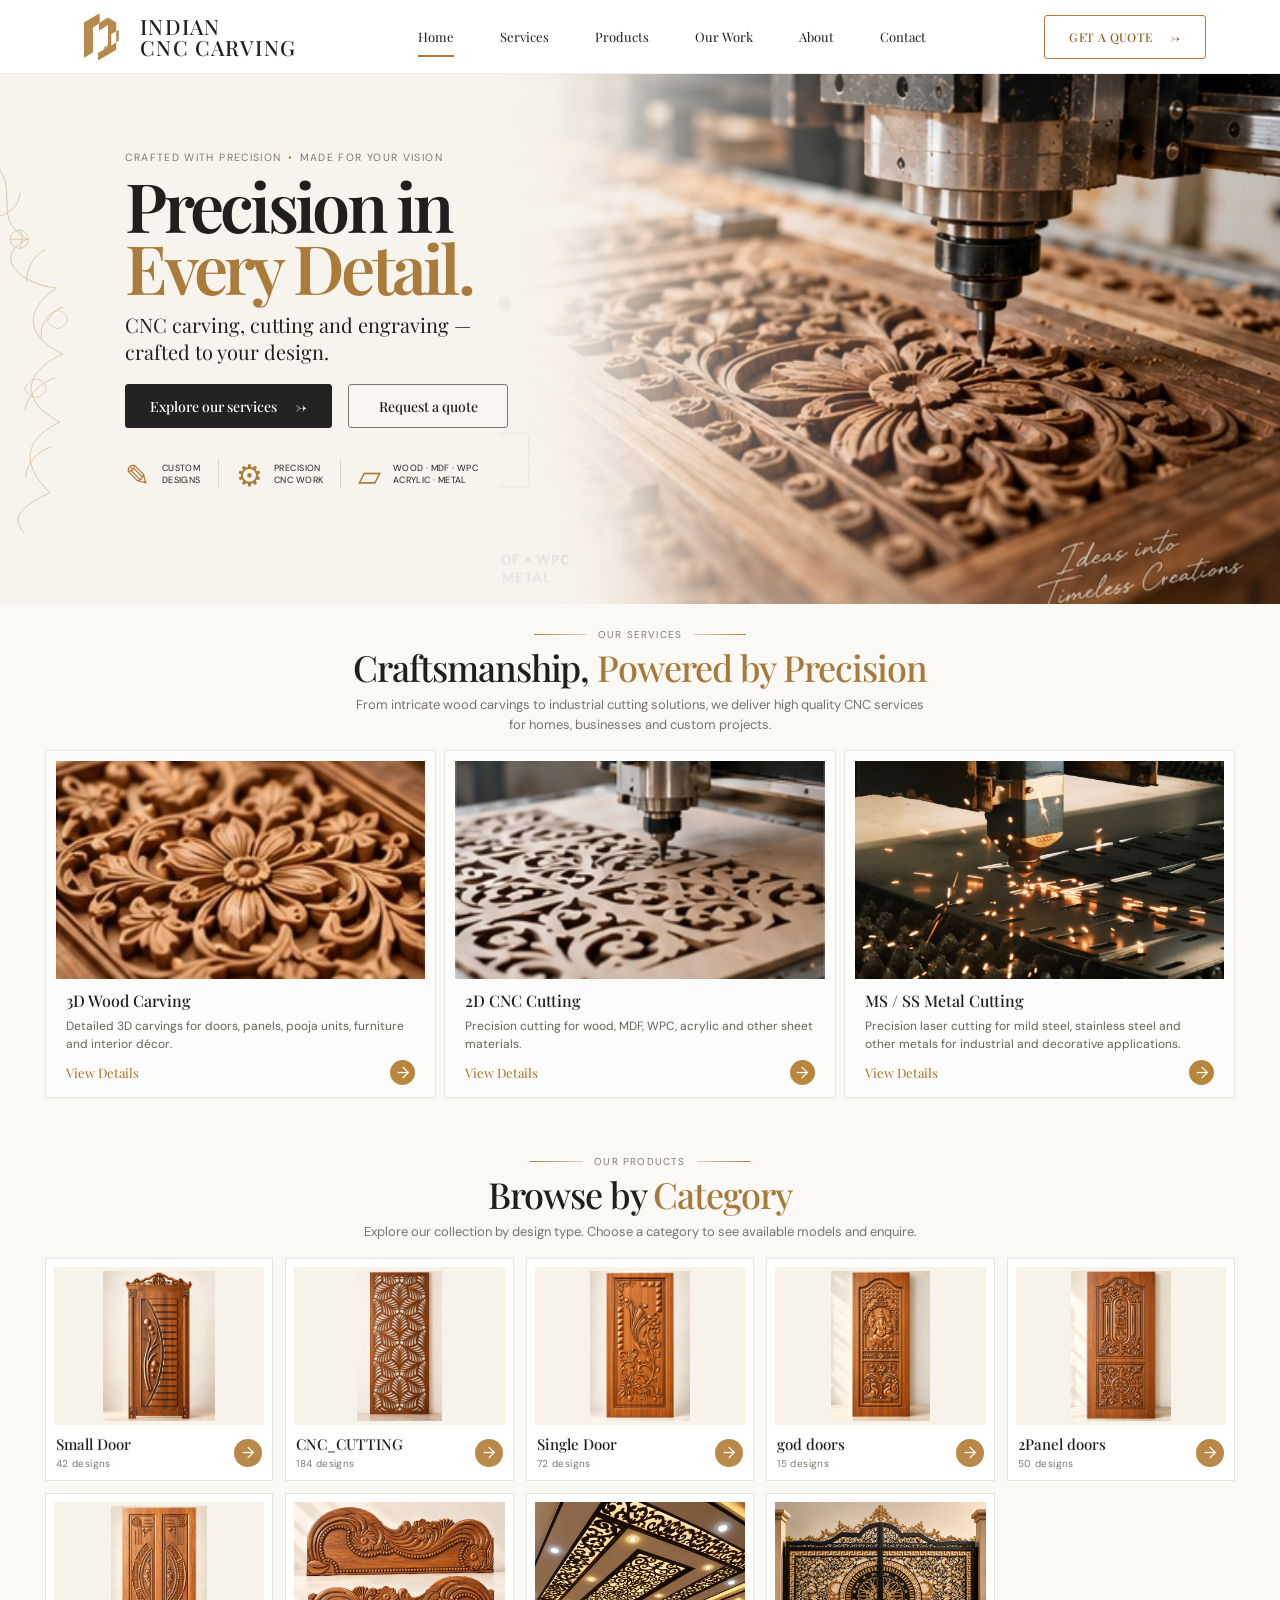
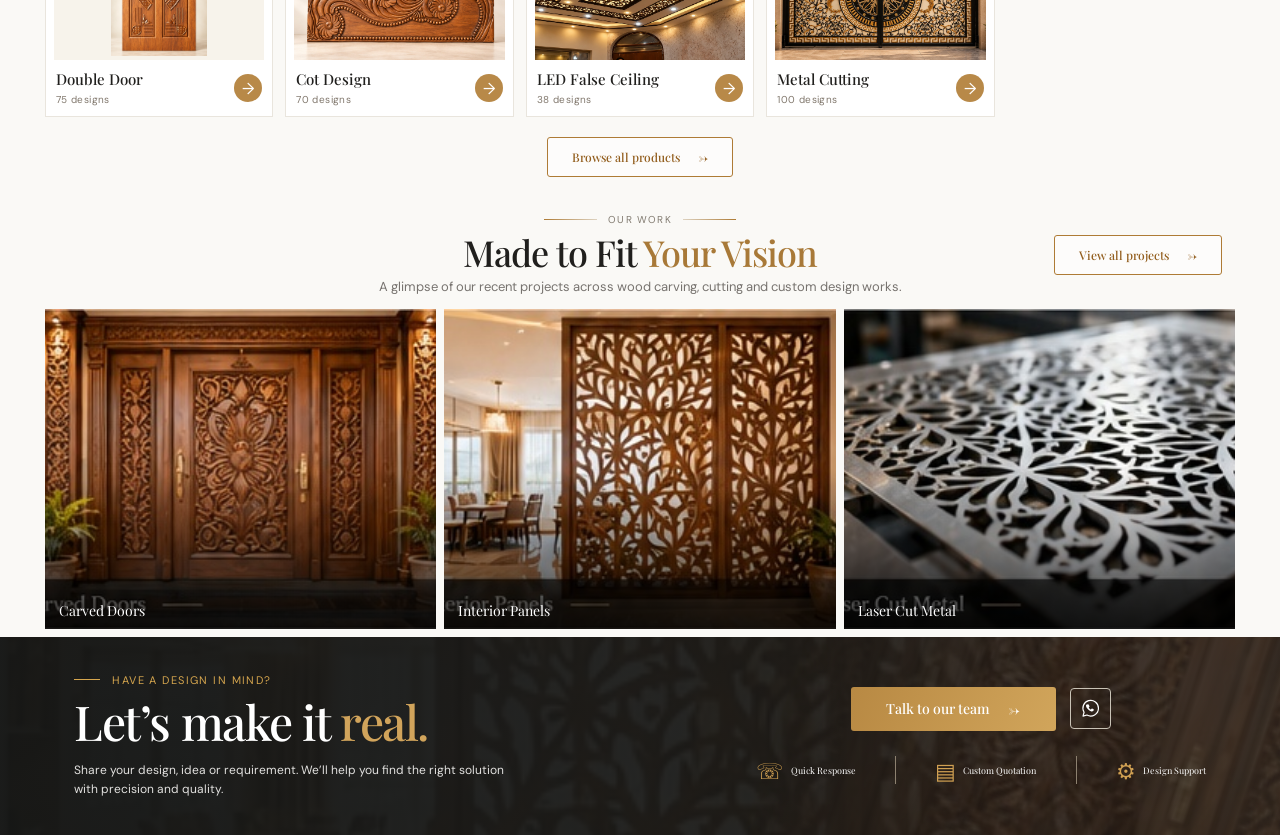
<file: index.html>
<!doctype html>
<html lang="en">
  <head>
    <meta charset="UTF-8" />
    <meta name="viewport" content="width=device-width, initial-scale=1.0" />
    <meta name="theme-color" content="#f8f6f1" />
    <meta name="description" content="Precision CNC carving, cutting and engraving crafted to your design." />
    <title>Indian CNC Carving — Precision in Every Detail</title>
    <link rel="preconnect" href="https://fonts.googleapis.com" />
    <link rel="preconnect" href="https://fonts.gstatic.com" crossorigin />
    <link href="https://fonts.googleapis.com/css2?family=DM+Sans:wght@400;500;600;700&family=Playfair+Display:wght@400;500;600;700&display=swap" rel="stylesheet" />
    <link rel="stylesheet" href="./css/base.css" />
    <link rel="stylesheet" href="./css/components.css" />
    <link rel="stylesheet" href="./css/layout.css" />
    <link rel="stylesheet" href="./css/interactions.css" />
    <link rel="stylesheet" href="./css/catalog.css?v=mobile-category-layout" />
    <link rel="stylesheet" href="./css/services-layout.css" />
  </head>
  <body>
    <a class="skip-link" href="#main">Skip to content</a>
    <header class="site-header" id="top">
      <div class="header-inner">
        <a class="brand" href="#top" aria-label="Indian CNC Carving home">
          <svg class="brand-mark" viewBox="0 0 64 64" aria-hidden="true"><path d="M12 15 31 4v12L23 21v30l-11 7V15Zm18-3v13l11-7v27L29 52v9l22-13V15L41 9 30 16Zm15 17 9-5v13l-9 6V29Z" fill="currentColor"/><path d="m20 11 8-5v9l-8 5v-9Zm16 34 8-5v11l-8 5V45Z" fill="currentColor" opacity=".72"/></svg>
          <span class="brand-name">INDIAN<br />CNC CARVING</span>
        </a>
        <button class="menu-toggle" aria-expanded="false" aria-controls="primary-nav" aria-label="Open navigation"><span></span><span></span><span></span></button>
        <nav class="primary-nav" id="primary-nav" aria-label="Main navigation">
          <a class="nav-link is-active" href="#top">Home</a><a class="nav-link" href="#services">Services</a><a class="nav-link" href="#products">Products</a><a class="nav-link" href="#work">Our Work</a><a class="nav-link" href="#about">About</a><a class="nav-link" href="#contact">Contact</a>
        </nav>
        <a class="button button-outline header-quote" href="#contact">Get a quote <span class="arrow">→</span></a>
      </div>
    </header>

    <main id="main">
      <section class="hero" id="about" aria-labelledby="hero-title">
        <div class="hero-photo" role="img" aria-label="CNC router working on an ornate wooden panel"></div>
        <div class="hero-wash"></div>
        <svg class="hero-flourish" viewBox="0 0 120 500" aria-hidden="true"><path d="M7 8c48 43-2 76 50 109-50 26-2 62 40 65-48 32-37 67 8 88-58 27-53 65-4 91-48 23-52 56-13 94-46 21-50 37-34 54M48 55c-2 22-18 28-34 34m67 42c-17 10-25 27-24 44m49 32c-23 8-33 27-29 44m18 51c-23 7-38 26-40 43m35 49c-20 6-35 24-34 42" fill="none" stroke="currentColor" stroke-width="1.2"/><circle cx="47" cy="117" r="12" fill="none" stroke="currentColor"/><path d="M47 103c5 7 5 19 0 28m-13-14h27M84 227c9-18 21-20 28-3-7 14-17 16-28 3Zm-30 90c10-19 25-17 29 1-8 13-20 13-29-1Z" fill="none" stroke="currentColor"/></svg>
        <div class="hero-content">
          <p class="eyebrow">Crafted with precision <span>•</span> made for your vision</p>
          <h1 id="hero-title">Precision in<br /><span>Every Detail.</span></h1>
          <p class="hero-copy">CNC carving, cutting and engraving —<br class="desktop-break" /> crafted to your design.</p>
          <div class="hero-actions"><a class="button button-dark" href="#services">Explore our services <span class="arrow">→</span></a><a class="button button-light" href="#contact">Request a quote</a></div>
          <div class="hero-points" aria-label="Our capabilities"><div class="hero-point"><span class="line-icon">✎</span><span>Custom<br />designs</span></div><div class="hero-point"><span class="line-icon">⚙</span><span>Precision<br />CNC work</span></div><div class="hero-point"><span class="line-icon">▱</span><span>Wood · MDF · WPC<br />Acrylic · Metal</span></div></div>
        </div>
      </section>

      <section class="services section-pad" id="services" aria-labelledby="services-title">
        <div class="section-heading">
          <p class="section-kicker"><span></span> Our services <span></span></p>
          <h2 id="services-title">Craftsmanship, <em>Powered by Precision</em></h2>
          <p class="section-intro">From intricate wood carvings to industrial cutting solutions, we deliver high quality CNC services<br class="wide-break" /> for homes, businesses and custom projects.</p>
        </div>
        <div class="service-grid" id="service-grid"></div>
      </section>

      <section class="product-categories section-pad" id="products" aria-labelledby="products-title">
        <div class="section-heading">
          <p class="section-kicker"><span></span> Our products <span></span></p>
          <h2 id="products-title">Browse by <em>Category</em></h2>
          <p class="section-intro">Explore our collection by design type. Choose a category to see available models and enquire.</p>
        </div>
        <div class="category-grid" id="category-grid"></div>
        <a class="button button-outline product-catalog-link" href="./catalog.html">Browse all products <span class="arrow">→</span></a>
      </section>

      <section class="work section-pad" id="work" aria-labelledby="work-title">
        <div class="work-heading">
          <div class="section-heading">
            <p class="section-kicker"><span></span> Our work <span></span></p>
            <h2 id="work-title">Made to Fit <em>Your Vision</em></h2>
            <p class="section-intro">A glimpse of our recent projects across wood carving, cutting and custom design works.</p>
          </div>
          <a class="button button-outline projects-button" href="#contact">View all projects <span class="arrow">→</span></a>
        </div>
        <div class="project-grid" id="project-grid"></div>
      </section>

      <section class="contact-banner" id="contact" aria-labelledby="contact-title">
        <div class="contact-text"><p class="contact-kicker"><span></span> Have a design in mind?</p><h2 id="contact-title">Let’s make it <em>real.</em></h2><p>Share your design, idea or requirement. We’ll help you find the right solution<br class="wide-break" /> with precision and quality.</p></div>
        <div class="contact-actions"><div class="contact-action-row"><a class="button button-gold" href="#contact">Talk to our team <span class="arrow">→</span></a><a class="whatsapp-button" href="#contact" aria-label="Ask us a quick question"><svg viewBox="0 0 24 24" aria-hidden="true"><path d="M20.3 11.7a8.1 8.1 0 0 1-12 7.1l-4.1 1.1 1.1-4a8.1 8.1 0 1 1 15-4.2Z"/><path d="M8.8 8.2c.2-.4.4-.4.7-.4h.4c.2 0 .3.1.4.4l.6 1.4c.1.2.1.4 0 .5l-.5.6c-.2.2-.2.4-.1.6.4.7 1 1.3 1.7 1.7.2.1.4.1.6-.1l.6-.7c.2-.2.3-.2.5-.1l1.4.6c.3.1.4.2.4.4 0 .3-.2 1.2-.8 1.6-.5.4-1.1.5-1.8.3-1.4-.4-2.8-1.3-3.8-2.4-1-1.1-1.7-2.2-1.8-3.3-.1-.5.1-.9.4-1.1l1.1-.9Z"/></svg></a></div><div class="contact-benefits"><span><b>☏</b> Quick Response</span><i></i><span><b>▤</b> Custom Quotation</span><i></i><span><b>⚙</b> Design Support</span></div></div>
      </section>
    </main>

    <dialog class="quote-dialog" id="quote-dialog" aria-labelledby="dialog-title">
      <button class="dialog-close" aria-label="Close quote form">×</button>
      <p class="section-kicker"><span></span> Let’s get started <span></span></p><h2 id="dialog-title">Tell us about your project</h2>
      <form class="quote-form" id="quote-form">
        <label>Your name<input name="name" autocomplete="name" required placeholder="Name" /></label>
        <label>Email address<input name="email" type="email" autocomplete="email" required placeholder="you@example.com" /></label>
        <label>What do you have in mind?<textarea name="project" rows="4" required placeholder="A few details about your design or project"></textarea></label>
        <button class="button button-dark" type="submit">Prepare email <span class="arrow">→</span></button>
      </form>
    </dialog>
    <div class="toast" role="status" aria-live="polite"></div>
    <script type="module" src="./js/main.js?v=cot-mobile-category"></script>
  </body>
</html>
</file>
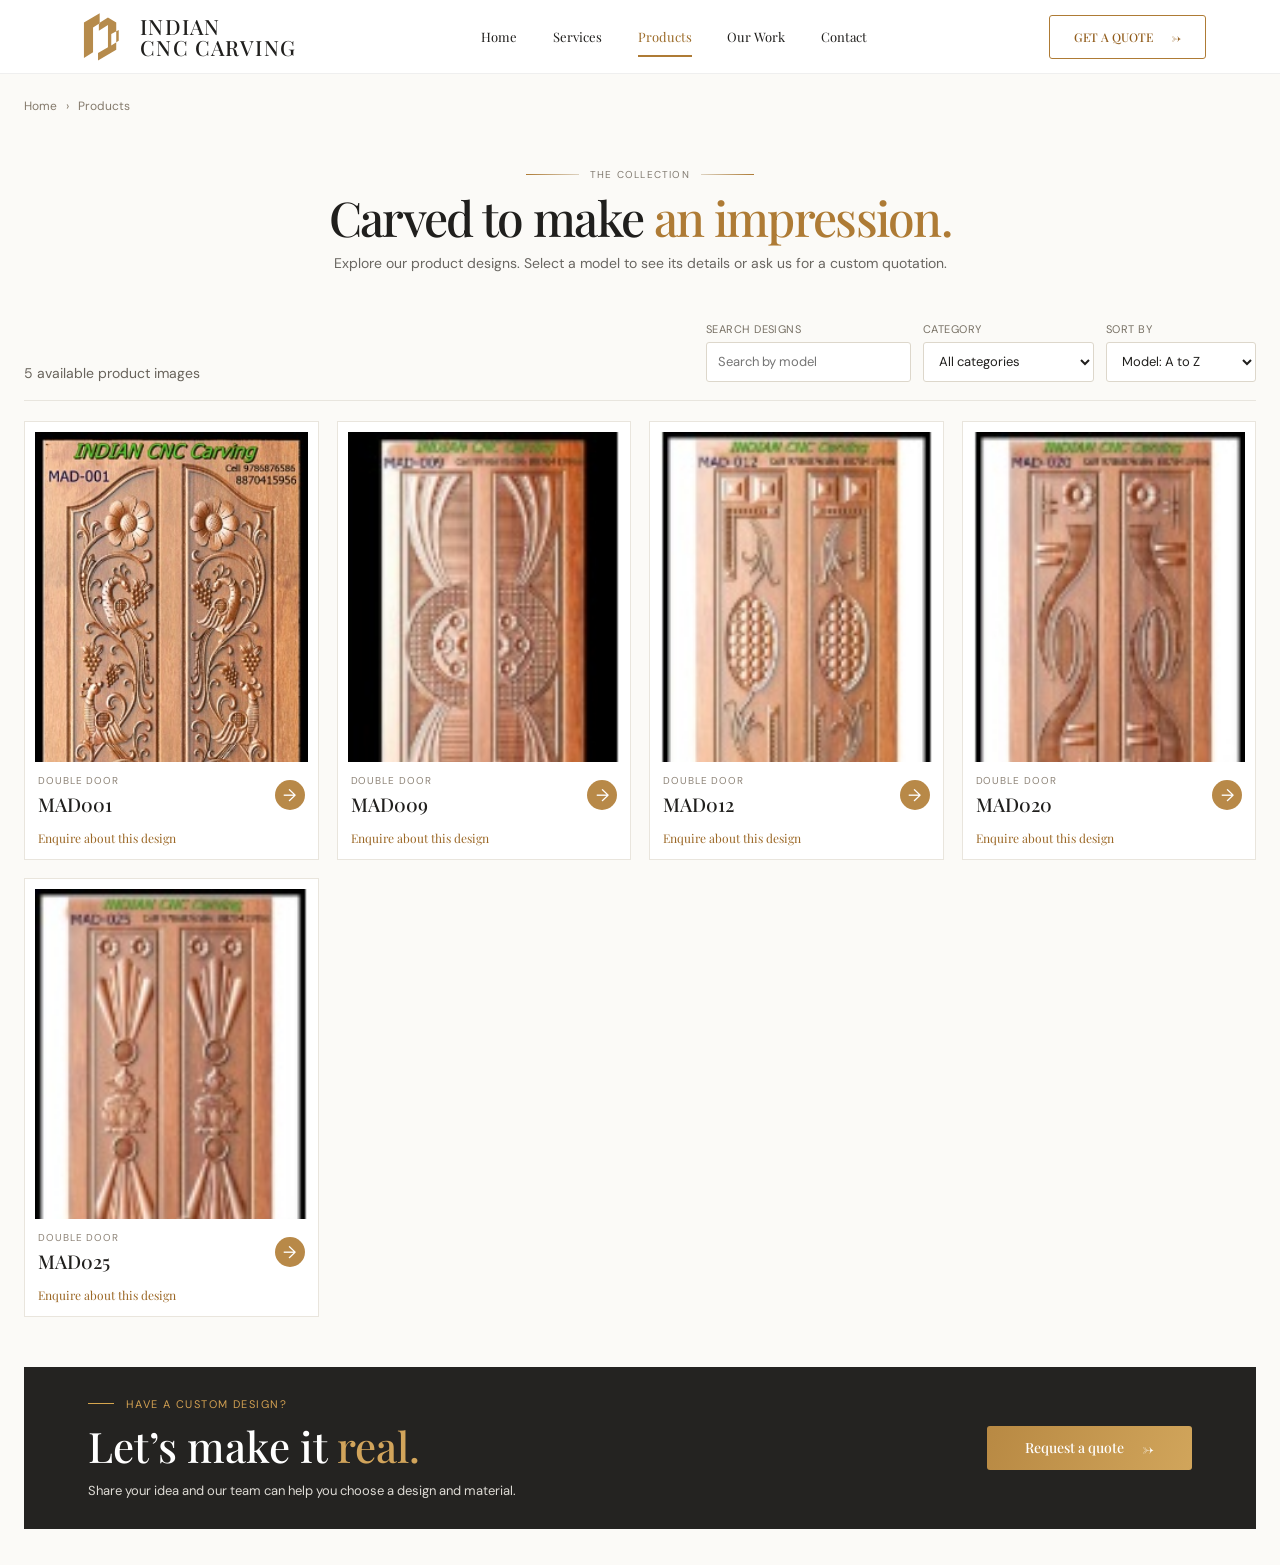
<file: catalog.html>
<!doctype html>
<html lang="en">
  <head>
    <meta charset="UTF-8" />
    <meta name="viewport" content="width=device-width, initial-scale=1.0" />
    <meta name="theme-color" content="#f8f6f1" />
    <meta name="description" content="Browse carved door designs from Indian CNC Carving and enquire about a product." />
    <title>Product Collection — Indian CNC Carving</title>
    <link rel="preconnect" href="https://fonts.googleapis.com" />
    <link rel="preconnect" href="https://fonts.gstatic.com" crossorigin />
    <link href="https://fonts.googleapis.com/css2?family=DM+Sans:wght@400;500;600;700&family=Playfair+Display:wght@400;500;600;700&display=swap" rel="stylesheet" />
    <link rel="stylesheet" href="./css/base.css" />
    <link rel="stylesheet" href="./css/components.css" />
    <link rel="stylesheet" href="./css/catalog.css" />
  </head>
  <body class="catalog-page">
    <a class="skip-link" href="#catalog-main">Skip to products</a>
    <header class="site-header catalog-header">
      <div class="header-inner">
        <a class="brand" href="./index.html#top" aria-label="Indian CNC Carving home">
          <svg class="brand-mark" viewBox="0 0 64 64" aria-hidden="true"><path d="M12 15 31 4v12L23 21v30l-11 7V15Zm18-3v13l11-7v27L29 52v9l22-13V15L41 9 30 16Zm15 17 9-5v13l-9 6V29Z" fill="currentColor"/></svg>
          <span class="brand-name">INDIAN<br />CNC CARVING</span>
        </a>
        <nav class="catalog-nav" aria-label="Main navigation"><a href="./index.html#top">Home</a><a href="./index.html#services">Services</a><a class="is-active" href="./catalog.html">Products</a><a href="./index.html#work">Our Work</a><a href="./index.html#contact">Contact</a></nav>
        <a class="button button-outline catalog-quote" href="./index.html#contact">Get a quote <span class="arrow">→</span></a>
      </div>
    </header>
    <main id="catalog-main" class="catalog-main">
      <nav class="catalog-breadcrumb" aria-label="Breadcrumb"><a href="./index.html#top">Home</a><span>›</span><span>Products</span></nav>
      <section class="catalog-intro" aria-labelledby="catalog-title">
        <p class="section-kicker"><span></span> The collection <span></span></p>
        <h1 id="catalog-title">Carved to make <em>an impression.</em></h1>
        <p>Explore our product designs. Select a model to see its details or ask us for a custom quotation.</p>
      </section>
      <section class="catalog-browser" aria-label="Browse products">
        <div class="catalog-toolbar">
          <div class="catalog-count" id="catalog-count" aria-live="polite"></div>
          <div class="catalog-filters">
            <label class="catalog-search-label">Search designs<input id="catalog-search" type="search" placeholder="Search by model" autocomplete="off" /></label>
            <label>Category<select id="catalog-category"><option value="all">All categories</option></select></label>
            <label>Sort by<select id="catalog-sort"><option value="code-asc">Model: A to Z</option><option value="code-desc">Model: Z to A</option></select></label>
          </div>
        </div>
        <div class="catalog-grid" id="catalog-grid"></div>
        <p class="catalog-empty" id="catalog-empty" hidden>No designs match your search. Try another model or category.</p>
        <nav class="catalog-pagination" id="catalog-pagination" aria-label="Product pages"></nav>
      </section>
      <section class="catalog-contact"><div><p class="contact-kicker"><span></span> Have a custom design?</p><h2>Let’s make it <em>real.</em></h2><p>Share your idea and our team can help you choose a design and material.</p></div><a class="button button-gold" href="./index.html#contact">Request a quote <span class="arrow">→</span></a></section>
    </main>
    <script type="module" src="./js/catalog.js"></script>
  </body>
</html>
</file>
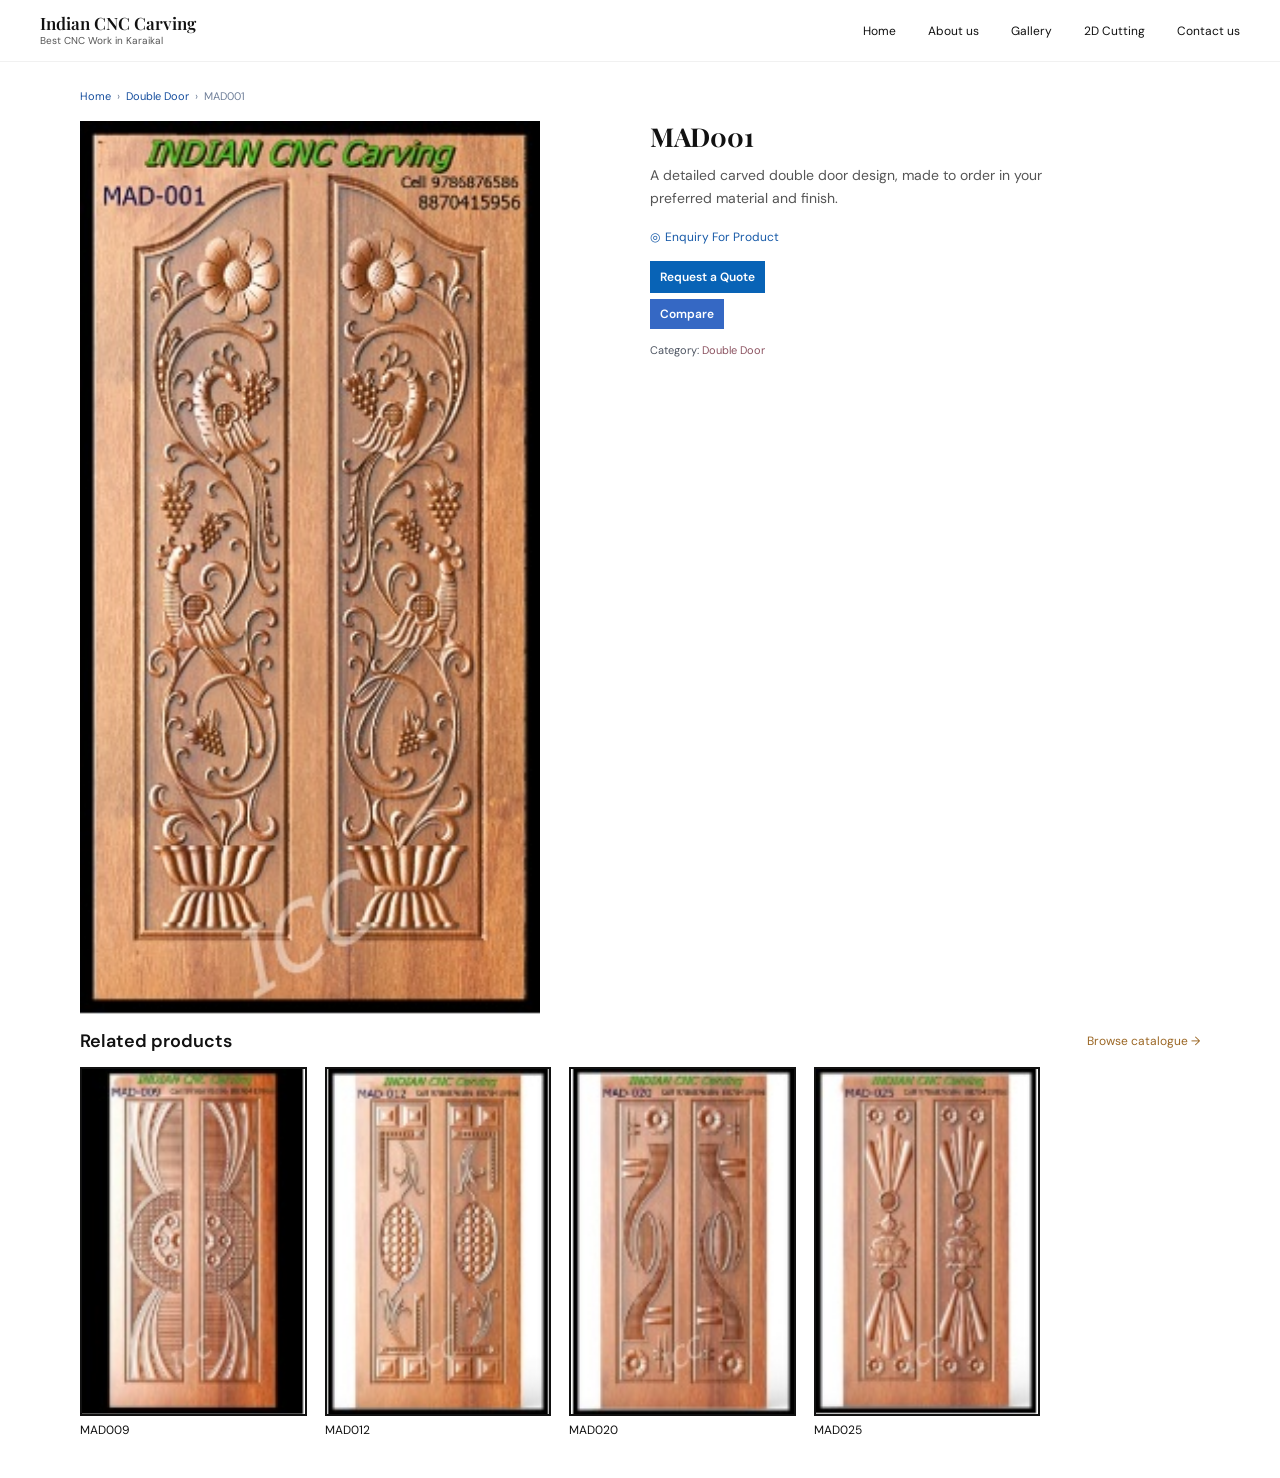
<file: product.html>
<!doctype html>
<html lang="en">
  <head>
    <meta charset="UTF-8" />
    <meta name="viewport" content="width=device-width, initial-scale=1.0" />
    <meta name="theme-color" content="#ffffff" />
    <meta name="description" content="Explore MAD001, a detailed carved double door from Indian CNC Carving." />
    <title>MAD001 Double Door — Indian CNC Carving</title>
    <link rel="preconnect" href="https://fonts.googleapis.com" />
    <link rel="preconnect" href="https://fonts.gstatic.com" crossorigin />
    <link href="https://fonts.googleapis.com/css2?family=DM+Sans:wght@400;500;600;700&family=Playfair+Display:wght@400;500;600;700&display=swap" rel="stylesheet" />
    <link rel="stylesheet" href="./css/base.css" />
    <link rel="stylesheet" href="./css/components.css" />
    <link rel="stylesheet" href="./css/product.css" />
    <link rel="stylesheet" href="./css/product-detail.css" />
    <link rel="stylesheet" href="./css/catalog.css" />
  </head>
  <body class="product-page">
    <a class="skip-link" href="#product-main">Skip to content</a>
    <header class="site-header product-header">
      <div class="header-inner product-header-inner">
        <a class="product-brand" href="./index.html#top">
          <span>Indian CNC Carving</span>
          <small>Best CNC Work in Karaikal</small>
        </a>
        <nav class="product-nav" aria-label="Main navigation">
          <a href="./index.html#top">Home</a>
          <a href="./index.html#about">About us</a>
          <a href="./index.html#work">Gallery</a>
          <a href="./index.html#services">2D Cutting</a>
          <a href="./index.html#contact">Contact us</a>
        </nav>
      </div>
    </header>

    <main class="product-main" id="product-main">
      <nav class="product-breadcrumb" aria-label="Breadcrumb">
        <a href="./index.html#top">Home</a><span aria-hidden="true">›</span>
        <a href="./catalog.html">Double Door</a><span aria-hidden="true">›</span>
        <span id="breadcrumb-code">MAD001</span>
      </nav>

      <section class="product-detail" aria-labelledby="product-title">
        <div class="product-image-wrap">
          <img class="product-image" id="product-image" src="./asset/product-MAD001.jpg" alt="Ornate carved wooden double door, model MAD001" />
        </div>
        <div class="product-info">
          <h1 id="product-title">MAD001</h1>
          <p class="product-summary" id="product-summary">A detailed carved double door design, made to order in your preferred material and finish.</p>
          <a class="product-enquiry" href="./index.html#contact">◎ <span>Enquiry For Product</span></a>
          <div class="product-actions">
            <a class="product-quote" id="product-quote" href="./index.html#contact">Request a Quote</a>
            <button class="product-compare" type="button" aria-pressed="false">Compare</button>
          </div>
          <p class="product-category">Category: <span id="product-category">Double Door</span></p>
          <p class="compare-status" id="compare-status" role="status" aria-live="polite"></p>
        </div>
      </section>

      <section class="related-section" aria-labelledby="related-heading">
        <div class="related-heading-row"><h2 id="related-heading">Related products</h2><a href="./catalog.html">Browse catalogue →</a></div>
        <div class="related-grid" id="related-products"></div>
      </section>
    </main>
    <script type="module" src="./js/product-page.js"></script>
  </body>
</html>
</file>
<file: css/base.css>
:root{--ink:#201f1d;--muted:#696661;--gold:#ae7b35;--gold-light:#c29554;--paper:#faf9f6;--line:#e8e5de;--serif:"Playfair Display",Georgia,serif;--sans:"DM Sans",Arial,sans-serif}*{box-sizing:border-box}html{scroll-behavior:smooth;scroll-padding-top:84px}body{margin:0;background:var(--paper);color:var(--ink);font-family:var(--sans);-webkit-font-smoothing:antialiased}a{color:inherit;text-decoration:none}button,input,textarea{font:inherit}button,a{-webkit-tap-highlight-color:transparent}img{display:block;width:100%;object-fit:cover}.skip-link{position:absolute;left:12px;top:-50px;z-index:100;background:#fff;padding:12px}.skip-link:focus{top:12px}.eyebrow,.section-kicker,.contact-kicker{text-transform:uppercase;letter-spacing:.13em}.arrow{font-size:1.25em;margin-left:10px;line-height:0}.button{min-height:44px;padding:0 24px;display:inline-flex;align-items:center;justify-content:center;gap:8px;border-radius:3px;font:500 14px var(--serif);transition:transform .2s,background .2s,color .2s,border-color .2s}.button:hover{transform:translateY(-2px)}
</file>
<file: css/components.css>
.site-header{height:74px;background:rgba(255,255,255,.97);position:relative;z-index:10;border-bottom:1px solid rgba(40,35,28,.07)}.header-inner{height:100%;max-width:1440px;padding:0 clamp(26px,5.8vw,82px);margin:auto;display:flex;align-items:center;justify-content:space-between}.brand{display:flex;align-items:center;gap:13px;min-width:225px}.brand-mark{width:53px;height:57px;color:#b68b4c}.brand-name{font:500 21px/.98 var(--serif);letter-spacing:.055em}.primary-nav{display:flex;align-items:center;gap:clamp(22px,3.6vw,48px);height:100%}.nav-link{height:100%;display:grid;place-items:center;position:relative;font:13px var(--serif)}.nav-link:after{content:"";height:2px;position:absolute;left:0;right:0;bottom:16px;background:var(--gold);transform:scaleX(0);transition:transform .2s}.nav-link:hover:after,.nav-link.is-active:after{transform:scaleX(1)}.button-outline{color:#925d1c;border:1px solid var(--gold);background:rgba(255,255,255,.6)}.button-outline:hover,.button-light:hover{background:var(--gold);color:white}.header-quote{min-width:148px;text-transform:uppercase;font-size:12px;letter-spacing:.03em}.button-dark{color:#fff;background:#242322;border:1px solid #242322}.button-dark:hover{background:var(--gold);border-color:var(--gold)}.button-light{background:rgba(255,255,255,.18);border:1px solid #777}.button-gold{color:#fff;background:linear-gradient(110deg,#b88943,#d1a55b);min-width:205px}.menu-toggle{display:none}.hero{height:432px;position:relative;overflow:hidden;background:#f5f1e9}.hero-photo{position:absolute;inset:0 0 0 39%;background-image:url("../asset/01-hero-cnc-wood-carving.jpg");background-position:center 48%;background-size:cover}.hero-wash{position:absolute;inset:0;background:linear-gradient(90deg,#f7f4ee 0%,rgba(247,244,238,.99) 30%,rgba(247,244,238,.90) 43%,rgba(247,244,238,.35) 58%,rgba(20,14,9,.04) 76%,rgba(20,14,9,.08) 100%)}.hero-content{position:relative;z-index:2;width:min(570px,58%);padding:50px 0 0 clamp(56px,9.8vw,140px)}.eyebrow{font-size:10.5px;color:#80786e;margin:0 0 10px}.eyebrow span{color:var(--gold);padding:0 2px}.hero h1{font:600 clamp(50px,6.5vw,68px)/.92 var(--serif);letter-spacing:-.055em;margin:0 0 12px}.hero h1 span{color:#aa7b3b}.hero-copy{font:20px/1.36 var(--serif);margin:0 0 19px}.hero-actions{display:flex;gap:16px}.hero-actions .button{min-width:160px}.hero-actions .button:first-child{min-width:194px}.hero-points{display:flex;align-items:center;margin-top:31px}.hero-point{display:flex;align-items:center;gap:11px;padding:0 17px;border-right:1px solid #ddd8ce;font-size:9px;line-height:1.35;text-transform:uppercase;letter-spacing:.045em}.hero-point:first-child{padding-left:0}.hero-point:last-child{border:0}.line-icon{font:30px/1 var(--serif);color:#aa7b37}.hero-script{position:absolute;right:4%;bottom:19px;z-index:2;color:#fff;font:italic 19px/1.1 var(--serif);transform:rotate(-9deg);text-shadow:0 1px 5px #32261a}.hero-flourish{position:absolute;left:-16px;top:0;height:100%;width:90px;color:#bb8d4c;opacity:.48;z-index:1}.section-pad{padding-left:clamp(18px,3.5vw,50px);padding-right:clamp(18px,3.5vw,50px)}.services{padding-top:24px;padding-bottom:27px}.section-heading{text-align:center}.section-kicker{margin:0 0 6px;display:flex;align-items:center;justify-content:center;gap:11px;color:#827b71;font-size:10px;letter-spacing:.12em}.section-kicker span{height:1px;width:53px;background:linear-gradient(90deg,#ddd2c0,var(--gold))}.section-kicker span:first-child{transform:scaleX(-1)}.section-heading h2,.contact-text h2{font:500 clamp(28px,3.25vw,36px)/1.15 var(--serif);letter-spacing:-.03em;margin:0}.section-heading h2 em,.contact-text h2 em{color:#a87938;font-style:normal}.section-intro{font-size:13px;line-height:1.5;color:#77736f;margin:7px 0 16px}.service-grid{display:grid;grid-template-columns:repeat(4,minmax(0,1fr));gap:8px}.service-card{padding:10px 10px 12px;border:1px solid #e9e6e0;border-radius:4px;background:rgba(255,255,255,.5);box-shadow:0 1px 4px rgba(34,28,19,.025);display:flex;flex-direction:column;min-width:0;transition:box-shadow .2s,transform .2s}.service-card:hover{transform:translateY(-3px);box-shadow:0 8px 24px #241b1014}.service-card img{height:148px;object-fit:cover}.service-title{font:500 16px var(--serif);margin:11px 10px 6px}.service-description{font-size:12px;color:#66615e;line-height:1.5;margin:0 10px}.service-link{margin:12px 10px 0;color:#a86f22;font:13px var(--serif);display:flex;align-items:center;justify-content:space-between;margin-top:auto;padding-top:7px}.round-arrow{width:25px;height:25px;border-radius:50%;display:grid;place-items:center;color:#fff;background:#b9863e;font:16px var(--sans);transition:background .2s}.service-link:hover .round-arrow{background:#211f1d}.work{padding-top:0;padding-bottom:8px}.work-heading{position:relative}.work .section-kicker{margin-bottom:6px}.work .section-intro{margin:4px 0 12px}.projects-button{position:absolute;right:13px;top:22px;min-height:40px;font-size:12px}.project-grid{display:grid;grid-template-columns:repeat(3,minmax(0,1fr));gap:8px}.project-card{height:210px;overflow:hidden;position:relative;background:#ded5c8}.project-card img{height:100%;transition:transform .5s}.project-card:hover img{transform:scale(1.04)}.project-card:after{content:"";position:absolute;inset:50% 0 0;background:linear-gradient(transparent,rgba(0,0,0,.8))}.project-title{position:absolute;z-index:1;bottom:0;left:0;right:0;color:white;padding:11px 14px 9px;font:14px var(--serif)}.contact-banner{min-height:198px;background:linear-gradient(90deg,rgba(22,23,22,.98),rgba(27,27,25,.91)),url("../asset/07-project-interior-panels.jpg") center 48%/cover;color:#fff;padding:31px clamp(30px,5.8vw,82px);display:flex;align-items:center;justify-content:space-between;gap:28px;position:relative;overflow:hidden}.contact-banner:after{content:"";position:absolute;right:-4%;top:-130%;width:43%;height:360%;background:url("../asset/06-project-carved-door.jpg") center/cover;opacity:.16;transform:rotate(18deg);mask-image:linear-gradient(90deg,transparent,#000 50%)}.contact-text,.contact-actions{position:relative;z-index:1}.contact-kicker{color:#d6a64e;font-size:11px;margin:0 0 7px;display:flex;align-items:center;gap:12px}.contact-kicker span{width:26px;height:1px;background:#d6a64e}.contact-text h2{font-size:clamp(36px,5vw,48px);color:#fff}.contact-text h2 em{color:#d1a45b}.contact-text>p:last-child{font-size:12px;color:#e2e1df;line-height:1.6;margin:12px 0 0}.contact-actions{width:min(44%,450px)}.contact-action-row{display:flex;align-items:center;gap:14px;justify-content:center}.whatsapp-button{width:41px;height:41px;border:1px solid #c9c3b6;border-radius:4px;display:grid;place-items:center;font-size:25px}.contact-benefits{display:flex;align-items:center;justify-content:space-between;gap:10px;margin-top:24px;font:9px var(--serif);white-space:nowrap}.contact-benefits span{display:flex;align-items:center;gap:7px}.contact-benefits b{font:22px var(--serif);font-weight:400;color:#d0a052}.contact-benefits i{height:28px;width:1px;background:#8d8170}.quote-dialog{width:min(460px,calc(100% - 32px));border:1px solid #e8e1d6;border-radius:8px;padding:28px;background:#fbfaf7;color:var(--ink);box-shadow:0 24px 80px #17110e3b}.quote-dialog::backdrop{background:#181614a8;backdrop-filter:blur(3px)}.quote-dialog h2{font:500 26px var(--serif);margin:8px 0 20px}.dialog-close{position:absolute;right:17px;top:12px;border:0;background:none;font-size:28px;color:#766b5c;cursor:pointer}.quote-form{display:grid;gap:14px}.quote-form label{font-size:12px;color:#615a50;display:grid;gap:6px}.quote-form input,.quote-form textarea{width:100%;border:1px solid #ded7cb;border-radius:4px;padding:11px;background:white;resize:vertical;color:var(--ink)}.quote-form input:focus,.quote-form textarea:focus{outline:2px solid #bc8a47;outline-offset:1px}.quote-form .button{justify-self:start;margin-top:3px}.toast{position:fixed;z-index:30;bottom:24px;left:50%;transform:translate(-50%,20px);background:#252320;color:#fff;border:1px solid #ba8c4d;padding:12px 18px;border-radius:4px;font-size:13px;opacity:0;pointer-events:none;transition:all .25s}.toast.is-visible{opacity:1;transform:translate(-50%,0)}
</file>
<file: css/layout.css>
@media(min-width:1200px){.hero{height:min(43vw,530px)}.hero-content{padding-top:clamp(55px,6vw,85px)}.service-card img{height:clamp(150px,17vw,220px)}.project-card{height:clamp(220px,25vw,330px)}}
@media(max-width:760px){html{scroll-padding-top:68px}.site-header{height:68px}.header-inner{padding:0 20px}.brand{min-width:0;gap:8px}.brand-mark{width:42px;height:48px}.brand-name{font-size:16px}.header-quote{display:none}.menu-toggle{width:42px;height:42px;border:1px solid var(--line);border-radius:4px;background:transparent;display:flex;flex-direction:column;justify-content:center;gap:5px;padding:10px;cursor:pointer;order:3}.menu-toggle span{height:1.5px;width:100%;background:#292723;transition:transform .2s}.menu-toggle[aria-expanded=true] span:first-child{transform:translateY(6.5px) rotate(45deg)}.menu-toggle[aria-expanded=true] span:nth-child(2){opacity:0}.menu-toggle[aria-expanded=true] span:last-child{transform:translateY(-6.5px) rotate(-45deg)}.primary-nav{position:absolute;top:68px;left:0;right:0;height:auto;background:#fcfbf9;padding:8px 20px 18px;display:none;flex-direction:column;align-items:stretch;gap:0;border-bottom:1px solid var(--line);box-shadow:0 10px 20px #251e1210}.primary-nav.is-open{display:flex}.nav-link{height:43px;display:flex;align-items:center}.nav-link:after{bottom:5px;right:auto;width:30px}.hero{height:auto;min-height:610px;display:flex;align-items:flex-start}.hero-photo{inset:0 0 auto;height:280px;background-position:center 48%}.hero-wash{background:linear-gradient(180deg,rgba(247,244,238,.02) 0%,rgba(247,244,238,.24) 27%,#f7f4ee 46%,#f7f4ee 100%)}.hero-content{width:100%;padding:235px 25px 28px}.hero h1{font-size:clamp(48px,12vw,66px)}.hero-copy{font-size:18px}.hero-points{margin-top:24px;justify-content:space-between}.hero-point{padding:0 10px;gap:6px;font-size:8px}.line-icon{font-size:25px}.hero-point:last-child{padding-right:0}.hero-script{top:185px;bottom:auto;right:18px;font-size:17px}.hero-flourish{height:55%;top:245px;width:68px}.services{padding-top:28px}.section-heading h2{font-size:clamp(27px,7vw,35px)}.section-intro{max-width:520px;margin-left:auto;margin-right:auto}.wide-break{display:none}.service-grid{grid-template-columns:repeat(2,minmax(0,1fr));gap:10px}.service-card{padding:8px}.service-card img{height:clamp(125px,35vw,200px)}.service-title{font-size:15px;margin:10px 7px 6px}.service-description{font-size:11px;margin:0 7px}.service-link{font-size:12px;margin:10px 7px 1px}.work{padding-top:10px;padding-bottom:15px}.work-heading .section-intro{padding:0 10px}.projects-button{position:static;margin:0 auto 12px;display:flex;width:max-content}.project-grid{grid-template-columns:1fr;gap:9px}.project-card{height:clamp(200px,56vw,330px)}.contact-banner{padding:32px 24px;display:block}.contact-text h2{font-size:40px}.contact-actions{width:100%;margin-top:24px}.contact-action-row{justify-content:flex-start}.contact-benefits{justify-content:flex-start;gap:9px;flex-wrap:wrap}.contact-benefits span{font-size:8px}.contact-benefits b{font-size:18px}.contact-benefits i{height:22px}}
@media(max-width:380px){.hero{min-height:630px}.hero-content{padding-left:18px;padding-right:18px}.hero-actions{gap:8px}.hero-actions .button{padding:0 13px;font-size:12px;min-width:0}.hero-actions .button:first-child{min-width:0}.hero-point{padding:0 6px}.hero-point .line-icon{font-size:22px}.contact-benefits{gap:6px}}
@media(prefers-reduced-motion:reduce){*,*::before,*::after{scroll-behavior:auto!important;transition:none!important;animation:none!important}}
</file>
<file: css/interactions.css>
.whatsapp-button{color:#fff}
.whatsapp-button svg{width:23px;height:23px;fill:none;stroke:currentColor;stroke-width:1.25;stroke-linecap:round;stroke-linejoin:round}
.whatsapp-button svg path:last-child{fill:currentColor;stroke:none}
</file>
<file: css/catalog.css>
.catalog-page{background:#fbfaf7}.catalog-header{position:sticky;top:0}.catalog-nav{height:100%;display:flex;align-items:center;gap:clamp(16px,2.8vw,36px);font:13px var(--serif)}.catalog-nav a{height:100%;display:grid;place-items:center;position:relative}.catalog-nav a:hover,.catalog-nav a.is-active{color:#9d6d2b}.catalog-nav a.is-active:after{content:"";position:absolute;height:2px;bottom:16px;left:0;right:0;background:var(--gold)}.catalog-quote{min-width:145px;text-transform:uppercase;font-size:12px}.catalog-main{width:min(100% - 48px,1280px);margin:auto}.catalog-breadcrumb{display:flex;gap:9px;margin:24px 0;color:#847a6c;font:12px var(--sans)}.catalog-breadcrumb a:hover{color:var(--gold)}.catalog-intro{text-align:center;padding:30px 0 28px}.catalog-intro .section-kicker{margin-bottom:10px}.catalog-intro h1{font:500 clamp(32px,4vw,48px)/1.1 var(--serif);letter-spacing:-.035em;margin:0}.catalog-intro h1 em{font-style:normal;color:var(--gold)}.catalog-intro>p:last-child{color:var(--muted);font-size:14px;margin:10px 0 0}.catalog-browser{padding:22px 0 42px}.catalog-toolbar{display:flex;justify-content:space-between;align-items:end;gap:20px;border-bottom:1px solid var(--line);padding-bottom:18px;margin-bottom:20px}.catalog-count{font:14px var(--sans);color:#68635b}.catalog-filters{display:flex;align-items:end;gap:12px}.catalog-filters label{display:grid;gap:6px;font:11px var(--sans);letter-spacing:.04em;text-transform:uppercase;color:#777064}.catalog-filters input,.catalog-filters select{height:40px;min-width:150px;background:#fff;border:1px solid #ddd7cb;border-radius:3px;padding:0 11px;color:var(--ink);font:13px var(--sans);text-transform:none;letter-spacing:0}.catalog-filters input{min-width:205px}.catalog-filters input:focus,.catalog-filters select:focus{outline:2px solid #bd914f;outline-offset:1px}.catalog-grid{display:grid;grid-template-columns:repeat(4,minmax(0,1fr));gap:18px}.catalog-card{min-width:0;border:1px solid #e9e5dd;background:#fff;padding:10px;transition:transform .2s,box-shadow .2s}.catalog-card:hover{transform:translateY(-3px);box-shadow:0 10px 24px #241b1012}.catalog-card-image{display:block;overflow:hidden;background:#f4f0e9}.catalog-card-image img{width:100%;height:clamp(200px,26vw,330px);object-fit:cover;object-position:top;transition:transform .35s}.catalog-card:hover .catalog-card-image img{transform:scale(1.025)}.catalog-card-info{display:flex;align-items:center;justify-content:space-between;padding:12px 3px 5px}.catalog-card-category{font:10px var(--sans);text-transform:uppercase;letter-spacing:.09em;color:#8d8377;margin:0 0 4px}.catalog-card-info h3{font:500 19px var(--serif);margin:0}.catalog-card-arrow{height:30px;width:30px;display:grid;place-items:center;border-radius:50%;background:#b88948;color:#fff;font:17px var(--sans);transition:background .2s}.catalog-card-arrow:hover{background:#26231f}.catalog-card-enquire{display:inline-block;color:#9b6725;font:12px var(--serif);margin:8px 3px 3px}.catalog-card-enquire:hover{text-decoration:underline}.catalog-empty{text-align:center;padding:42px;color:var(--muted)}.catalog-pagination{display:flex;align-items:center;justify-content:center;gap:14px;margin:30px 0 0;font:13px var(--sans);color:#6e675e}.catalog-pagination:empty{display:none}.catalog-pagination button{border:1px solid #d8cfc0;background:white;color:#875b21;border-radius:3px;padding:9px 14px;cursor:pointer}.catalog-pagination button:disabled{opacity:.45;cursor:default}.product-preview{padding-top:30px;padding-bottom:36px}.product-preview .section-intro{margin-bottom:18px}.product-preview-grid{display:grid;grid-template-columns:repeat(4,minmax(0,1fr));gap:10px}.product-preview-grid .catalog-card-image img{height:clamp(145px,17vw,210px)}.product-preview-grid .catalog-card{padding:8px}.product-preview-grid .catalog-card-info{padding-top:9px}.product-preview-grid .catalog-card-info h3{font-size:16px}.product-preview-grid .catalog-card-enquire{font-size:11px;margin-top:5px}.product-catalog-link{display:flex;width:max-content;margin:20px auto 0;min-height:40px;font-size:12px}.catalog-contact{margin:8px 0 36px;padding:30px clamp(22px,5vw,65px);display:flex;align-items:center;justify-content:space-between;gap:20px;background:#242321;color:white}.catalog-contact .contact-kicker{color:#d2a052}.catalog-contact h2{font:500 clamp(30px,4vw,42px) var(--serif);margin:0}.catalog-contact h2 em{font-style:normal;color:#d1a45b}.catalog-contact p:last-child{color:#dedbd5;font-size:13px;margin:8px 0 0}.catalog-contact .button{white-space:nowrap}
@media(max-width:900px){.catalog-grid{grid-template-columns:repeat(3,minmax(0,1fr))}.product-preview-grid{grid-template-columns:repeat(2,minmax(0,1fr))}.catalog-card-image img{height:clamp(220px,40vw,340px)}}
@media(max-width:640px){.catalog-header .header-inner{padding:0 18px}.catalog-header .brand{min-width:0}.catalog-header .brand-mark{width:43px}.catalog-header .brand-name{font-size:16px}.catalog-nav{gap:12px;font-size:11px}.catalog-quote{display:none}.catalog-main{width:calc(100% - 32px)}.catalog-breadcrumb{margin:17px 0}.catalog-intro{padding:22px 0}.catalog-intro>p:last-child{font-size:12px;line-height:1.5}.catalog-toolbar{display:grid;align-items:start}.catalog-filters{display:grid;grid-template-columns:1fr 1fr}.catalog-filters .catalog-search-label{grid-column:1/-1}.catalog-filters input,.catalog-filters select{width:100%;min-width:0}.catalog-grid{grid-template-columns:repeat(2,minmax(0,1fr));gap:10px}.catalog-card{padding:7px}.catalog-card-image img{height:clamp(180px,56vw,300px)}.catalog-card-info h3{font-size:16px}.catalog-card-category{font-size:9px}.catalog-card-enquire{font-size:10px}.catalog-contact{align-items:flex-start;flex-direction:column;padding:24px}.product-preview-grid .catalog-card-image img{height:clamp(140px,42vw,210px)}}
@media(max-width:390px){.catalog-header .brand-name{font-size:14px}.catalog-nav{gap:8px;font-size:10px}.catalog-grid{gap:8px}.catalog-card-image img{height:180px}.product-preview-grid{gap:8px}}
@media(max-width:640px){.catalog-header .header-inner{display:grid;grid-template-columns:1fr;height:auto;padding-top:8px;padding-bottom:8px}.catalog-nav{height:32px;justify-content:space-between}}
.product-categories{padding-top:30px;padding-bottom:36px}
.category-grid{display:grid;grid-template-columns:repeat(5,minmax(0,1fr));gap:12px}
.category-card{display:block;min-width:0;border:1px solid #e9e5dd;padding:8px;background:white;transition:transform .2s,box-shadow .2s}
.category-card:hover{transform:translateY(-3px);box-shadow:0 9px 24px #241b1014}
.category-card-image{display:block;overflow:hidden;background:#f2eee7;aspect-ratio:4/3}
.category-card-image img{height:100%;width:100%;object-fit:cover;transition:transform .35s}
.category-card-image--contain{background:#f7f3eb}
.category-card-image--contain img{object-fit:contain;padding:4px}
.category-card:hover .category-card-image img{transform:scale(1.035)}
.category-card-info{display:flex;align-items:center;justify-content:space-between;gap:6px;padding:10px 2px 2px}
.category-card-info>span:first-child{display:grid;gap:4px;min-width:0}
.category-card-info strong{font:500 clamp(12px,1.2vw,15px)/1.25 var(--serif);overflow-wrap:anywhere}
.category-card-info small{color:#80776c;font:10px var(--sans);letter-spacing:.04em}
.category-card-arrow{width:28px;height:28px;flex:0 0 auto;display:grid;place-items:center;background:#b88948;color:white;border-radius:50%;font:16px var(--sans);transition:background .2s}
.category-card:hover .category-card-arrow{background:#26231f}
.catalog-empty a{display:block;width:max-content;margin:12px auto 0;color:#98631f;font:13px var(--serif)}
@media(max-width:1000px){.category-grid{grid-template-columns:repeat(4,minmax(0,1fr))}}
@media(max-width:760px){.category-grid{grid-template-columns:repeat(3,minmax(0,1fr));gap:10px}}
@media(max-width:480px){.category-grid{grid-template-columns:repeat(2,minmax(0,1fr));gap:9px}.category-card{padding:6px}.category-card-info strong{font-size:13px}.category-card-image--contain{aspect-ratio:1/1}.category-card-image--contain img{padding:0}.category-card--wide-mobile{grid-column:1/-1}.category-card--wide-mobile .category-card-image{aspect-ratio:16/9}}
</file>
<file: css/services-layout.css>
.service-grid{grid-template-columns:repeat(3,minmax(0,1fr))}
@media(max-width:760px){.service-grid{grid-template-columns:repeat(2,minmax(0,1fr))}}
</file>
<file: css/product.css>
.product-page{background:#fff;color:#111}.product-header{height:62px;border-bottom:1px solid #f1f1f1}.product-header-inner{max-width:1240px;padding:0 20px}.product-brand{display:grid;gap:2px;font:600 17px/1.1 var(--serif)}.product-brand small{font:10px var(--sans);color:#555}.product-nav{display:flex;align-items:center;gap:clamp(14px,3vw,32px);font:12px var(--sans)}.product-nav a:hover{color:#075fbd}.product-main{width:min(100% - 40px,1120px);margin:22px auto 40px}.product-breadcrumb{display:flex;align-items:center;gap:6px;color:#164e9e;font:11px var(--sans);margin:0 0 18px}.product-breadcrumb span{color:#71809a}.product-breadcrumb a:hover{text-decoration:underline}.product-detail{display:grid;grid-template-columns:minmax(0,1fr) minmax(0,1fr);align-items:start;gap:20px}.product-image-wrap{min-width:0}.product-image{width:min(100%,460px);height:auto;object-fit:contain;object-position:top left}.product-info{padding-top:0}.product-info h1{font:700 26px/1.2 var(--serif);margin:0 0 16px}.product-enquiry{display:inline-flex;align-items:center;gap:5px;color:#175aa8;font:12px var(--sans);margin-bottom:16px}.product-enquiry:hover span{text-decoration:underline}.product-actions{display:grid;justify-items:start;gap:6px}.product-quote,.product-compare{border:0;color:#fff;background:#0863b6;padding:8px 10px;font:600 12px var(--sans);cursor:pointer}.product-quote:hover,.product-compare:hover{background:#064d90}.product-compare{background:#3568c4;padding:7px 10px}.product-compare[aria-pressed="true"]{background:#275b3d}.product-category{margin:14px 0 0;font:11px var(--sans);color:#4e5562}.product-category span{color:#8c5361}.compare-status{font:12px var(--sans);color:#356346;margin:9px 0 0;min-height:16px}.related-section{margin-top:14px}.related-section h2{font:600 18px var(--sans);margin:0 0 14px}.related-grid{display:grid;grid-template-columns:repeat(4,minmax(0,1fr));gap:18px;max-width:960px}.related-product{min-width:0;display:block;color:#111;text-align:left;border:0;padding:0;background:transparent;cursor:pointer}.related-product img{width:100%;height:auto;aspect-ratio:107/165;object-fit:cover;border:2px solid #111;transition:outline-color .15s,transform .15s}.related-product:hover img{transform:translateY(-2px)}.related-product[aria-current="true"] img{outline:2px solid #1762b4;outline-offset:2px}.related-product span{display:block;font:12px var(--sans);padding-top:6px}.related-product:hover span{color:#075fbd}.product-page :focus-visible{outline:2px solid #1762b4;outline-offset:3px}
@media(min-width:1000px){.product-main{margin-top:27px}.product-image{width:min(100%,460px)}}
@media(max-width:560px){.product-header{height:auto;min-height:62px}.product-header-inner{padding:10px 18px;align-items:flex-start;gap:12px;flex-direction:column}.product-brand{font-size:16px}.product-nav{width:100%;justify-content:space-between;gap:8px;font-size:11px}.product-main{width:calc(100% - 36px);margin-top:18px}.product-detail{gap:16px}.product-info h1{font-size:22px;margin-bottom:13px}.product-enquiry{font-size:10px}.product-quote,.product-compare{font-size:10px;padding:7px 8px}.product-category{font-size:10px}.related-section{margin-top:12px}.related-grid{gap:12px}.related-product span{font-size:11px}}
@media(max-width:390px){.product-detail{grid-template-columns:1fr;gap:17px}.product-image{width:min(100%,300px);margin:0 auto}.product-info{padding:0 2px}.related-grid{grid-template-columns:repeat(2,minmax(0,1fr));gap:18px 14px}.related-product img{aspect-ratio:107/165}}
</file>
<file: css/product-detail.css>
.product-summary{max-width:440px;margin:0 0 16px;color:#555;font:14px/1.6 var(--sans)}
.product-info h1{margin-bottom:12px}
.product-quote{display:inline-block}
.related-heading-row{display:flex;align-items:center;justify-content:space-between;margin-bottom:14px}
.related-heading-row h2{margin:0}
.related-heading-row>a{font:12px var(--sans);color:#9b6725}
.related-heading-row>a:hover{text-decoration:underline}
.related-product{cursor:pointer}
@media(max-width:390px){.product-summary{font-size:13px}}
</file>
